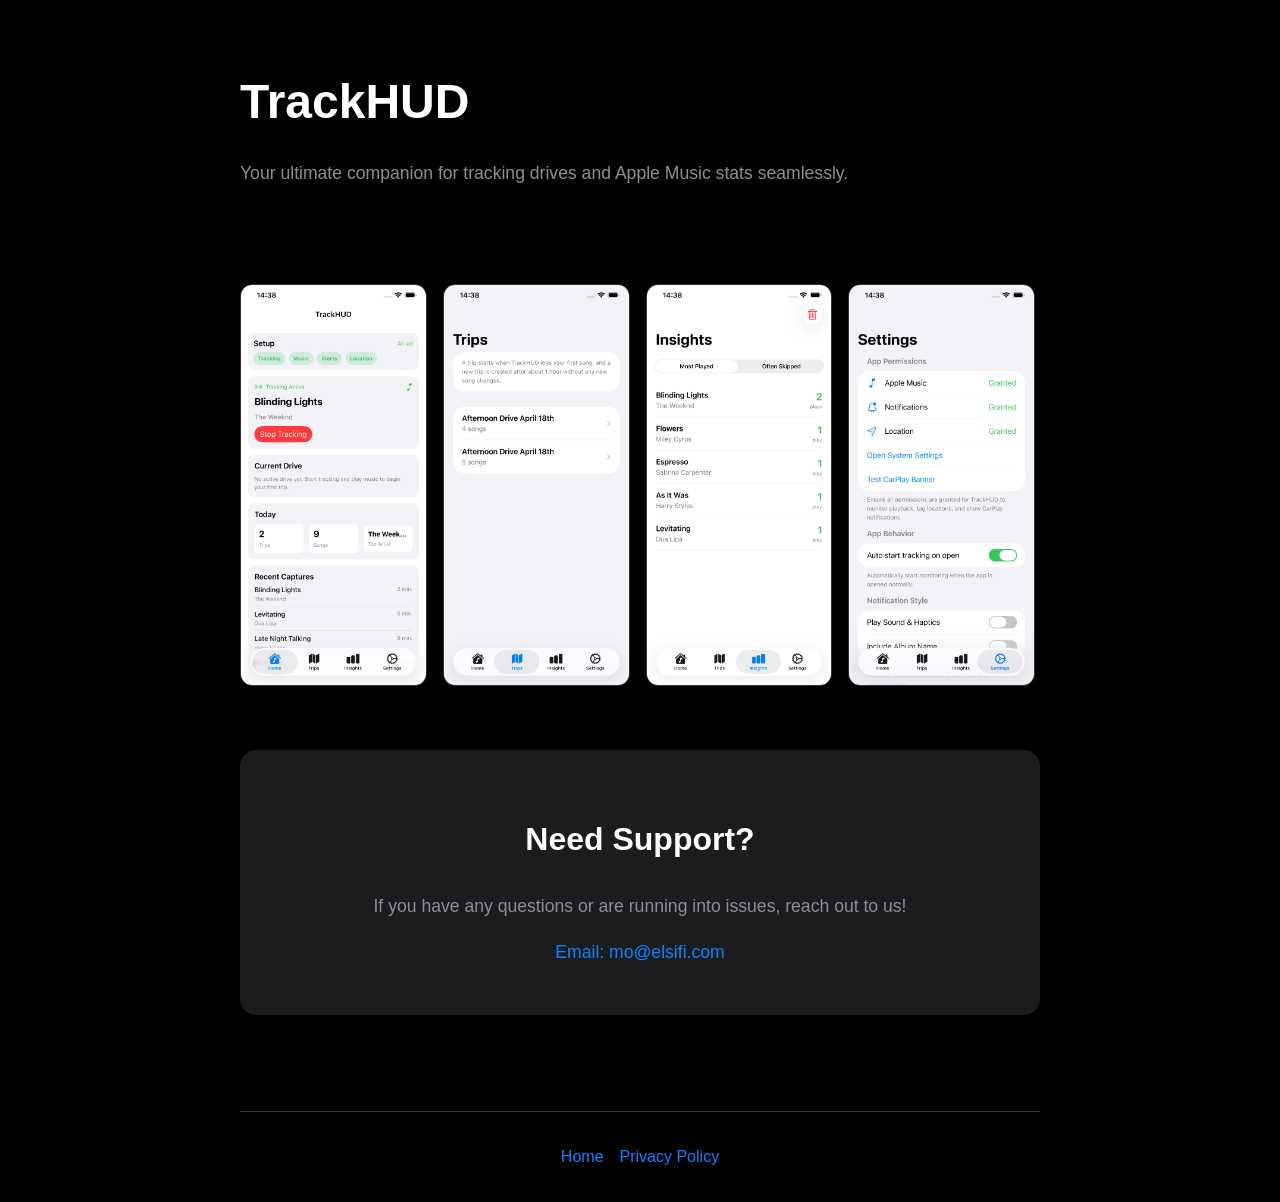
<file: index.html>
<!DOCTYPE html>
<html lang="en">
<head>
    <meta charset="UTF-8">
    <meta name="viewport" content="width=device-width, initial-scale=1.0">
    <title>TrackHUD - Your Driving Music Companion</title>
    <link rel="stylesheet" href="styles.css">
</head>
<body>
    <header>
        <h1>TrackHUD</h1>
        <p>Your ultimate companion for tracking drives and Apple Music stats seamlessly.</p>
    </header>

    <main>
        <section>
            <div class="screenshots">
                <img src="assets/01_home_6p5.png" alt="TrackHUD Home page">
                <img src="assets/02_trips_6p5.png" alt="TrackHUD Trips">
                <img src="assets/03_insights_6p5.png" alt="TrackHUD Insights">
                <img src="assets/04_settings_6p5.png" alt="TrackHUD Settings">
            </div>
        </section>

        <section class="support-section">
            <h2>Need Support?</h2>
            <p>If you have any questions or are running into issues, reach out to us!</p>
            <p id="support-email">Loading contact info...</p>
        </section>
    </main>

    <footer>
        <nav>
            <a href="index.html">Home</a>
            <a href="privacy.html">Privacy Policy</a>
        </nav>
    </footer>

    <script>
        // Obfuscate email to prevent spam bots from easily parsing it
        document.addEventListener("DOMContentLoaded", () => {
            const user = "mo";
            const domain = "elsifi.com";
            const emailContainer = document.getElementById("support-email");
            
            const link = document.createElement("a");
            link.href = `mailto:${user}@${domain}`;
            link.textContent = `Email: ${user}@${domain}`;
            
            emailContainer.innerHTML = "";
            emailContainer.appendChild(link);
        });
    </script>
</body>
</html>
</file>
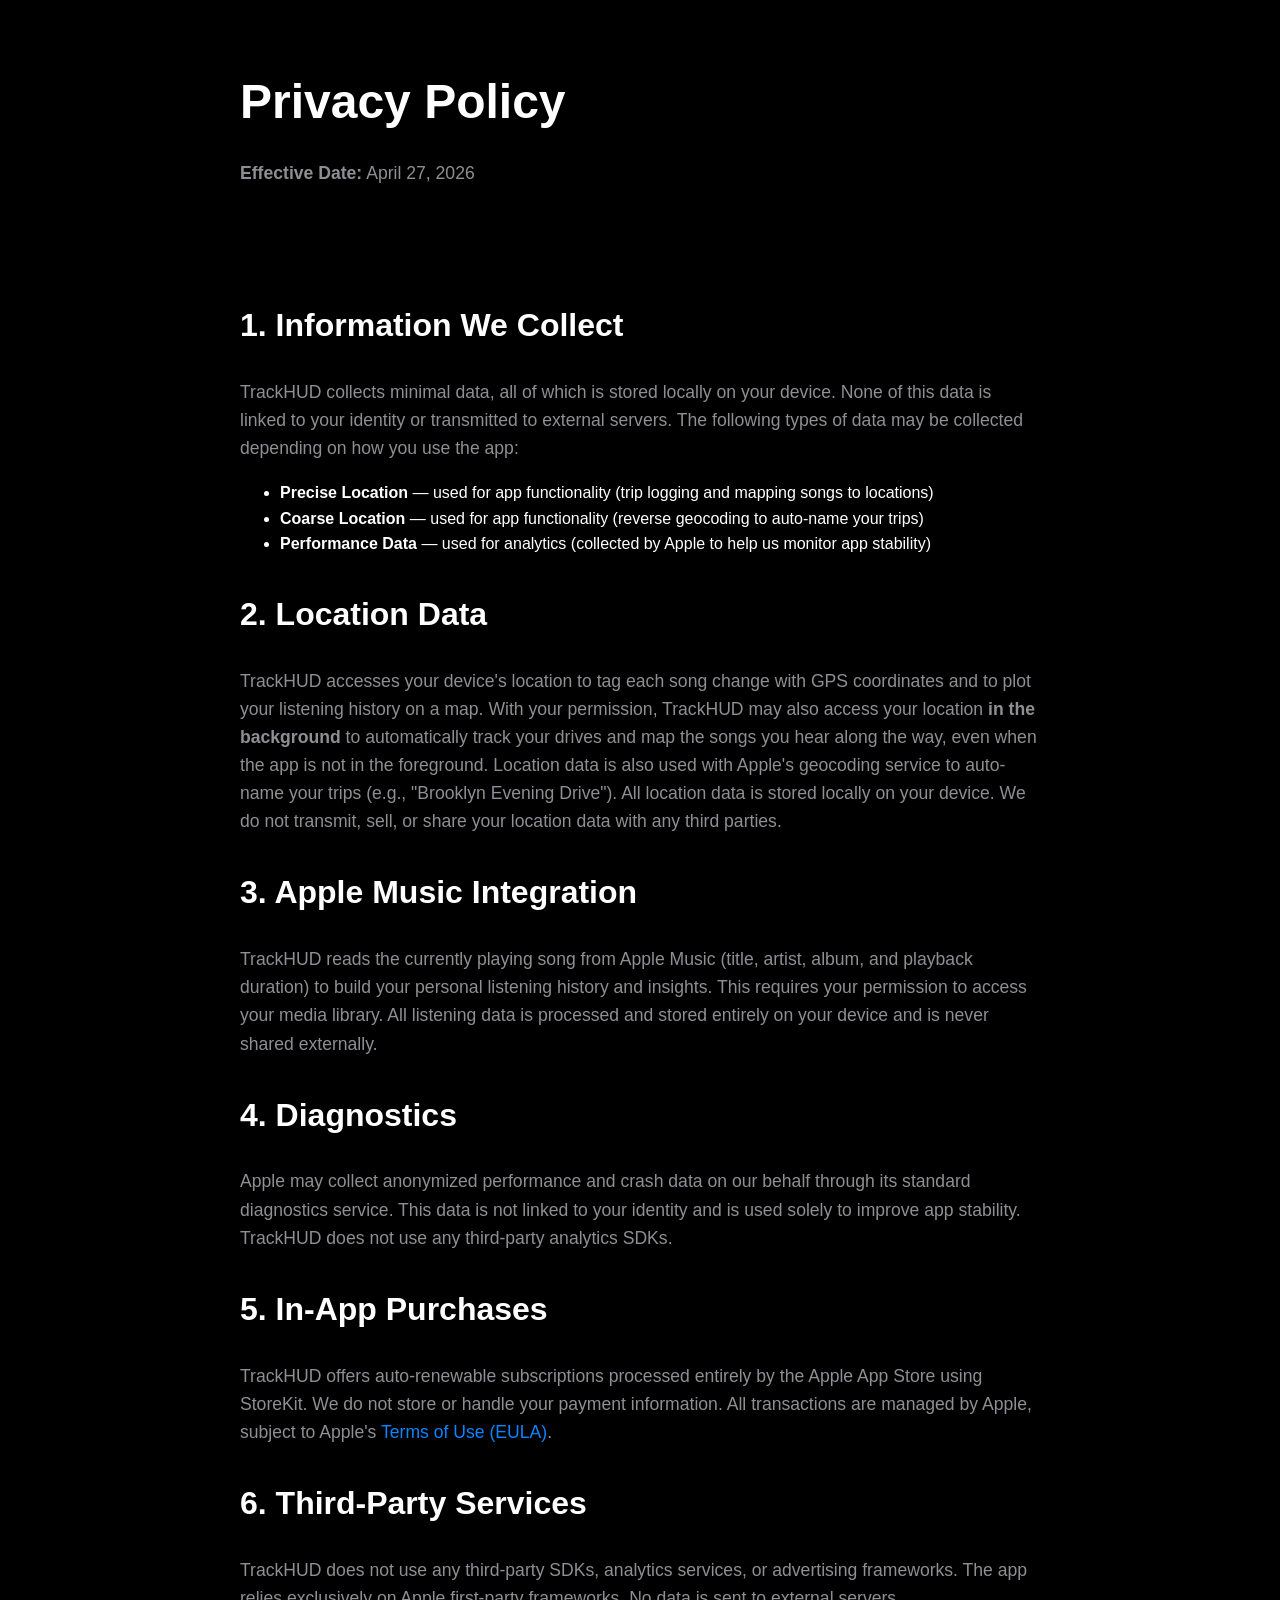
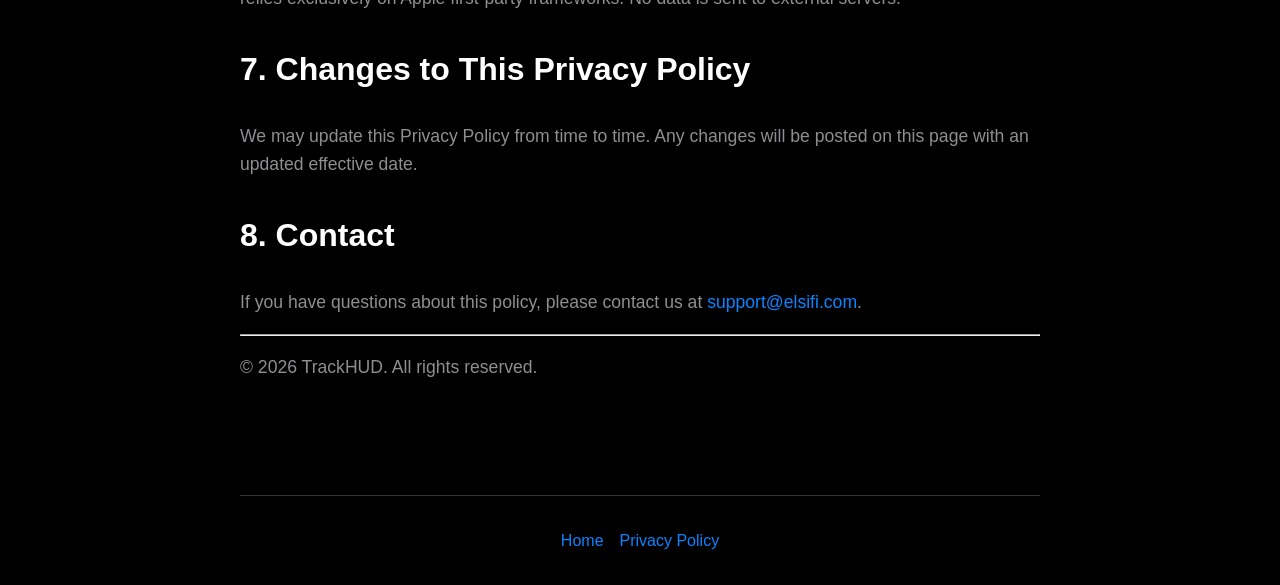
<file: privacy.html>
<!DOCTYPE html>
<html lang="en">
<head>
    <meta charset="UTF-8">
    <meta name="viewport" content="width=device-width, initial-scale=1.0">
    <title>Privacy Policy - TrackHUD</title>
    <link rel="stylesheet" href="styles.css">
</head>
<body>
    <header>
        <h1>Privacy Policy</h1>
        <p><strong>Effective Date:</strong> April 27, 2026</p>
    </header>

    <main>
        <section>
            <h2>1. Information We Collect</h2>
            <p>
                TrackHUD collects minimal data, all of which is stored locally on your device. None of this data is linked to your identity or transmitted to external servers. The following types of data may be collected depending on how you use the app:
            </p>
            <ul>
                <li><strong>Precise Location</strong> — used for app functionality (trip logging and mapping songs to locations)</li>
                <li><strong>Coarse Location</strong> — used for app functionality (reverse geocoding to auto-name your trips)</li>
                <li><strong>Performance Data</strong> — used for analytics (collected by Apple to help us monitor app stability)</li>
            </ul>

            <h2>2. Location Data</h2>
            <p>
                TrackHUD accesses your device's location to tag each song change with GPS coordinates and to plot your listening history on a map. With your permission, TrackHUD may also access your location <strong>in the background</strong> to automatically track your drives and map the songs you hear along the way, even when the app is not in the foreground. Location data is also used with Apple's geocoding service to auto-name your trips (e.g., "Brooklyn Evening Drive"). All location data is stored locally on your device. We do not transmit, sell, or share your location data with any third parties.
            </p>

            <h2>3. Apple Music Integration</h2>
            <p>
                TrackHUD reads the currently playing song from Apple Music (title, artist, album, and playback duration) to build your personal listening history and insights. This requires your permission to access your media library. All listening data is processed and stored entirely on your device and is never shared externally.
            </p>

            <h2>4. Diagnostics</h2>
            <p>
                Apple may collect anonymized performance and crash data on our behalf through its standard diagnostics service. This data is not linked to your identity and is used solely to improve app stability. TrackHUD does not use any third-party analytics SDKs.
            </p>

            <h2>5. In-App Purchases</h2>
            <p>
                TrackHUD offers auto-renewable subscriptions processed entirely by the Apple App Store using StoreKit. We do not store or handle your payment information. All transactions are managed by Apple, subject to Apple's <a href="https://www.apple.com/legal/internet-services/itunes/dev/stdeula/">Terms of Use (EULA)</a>.
            </p>

            <h2>6. Third-Party Services</h2>
            <p>
                TrackHUD does not use any third-party SDKs, analytics services, or advertising frameworks. The app relies exclusively on Apple first-party frameworks. No data is sent to external servers.
            </p>

            <h2>7. Changes to This Privacy Policy</h2>
            <p>
                We may update this Privacy Policy from time to time. Any changes will be posted on this page with an updated effective date.
            </p>

            <h2>8. Contact</h2>
            <p>
                If you have questions about this policy, please contact us at <a href="mailto:support@elsifi.com">support@elsifi.com</a>.
            </p>

            <hr>
            <p>&copy; 2026 TrackHUD. All rights reserved.</p>
        </section>
    </main>

    <footer>
        <nav>
            <a href="index.html">Home</a>
            <a href="privacy.html">Privacy Policy</a>
        </nav>
    </footer>
</body>
</html>
</file>
<file: styles.css>
:root {
    --accent-color: #0A84FF; /* iOS standard dark mode blue */
    --bg-color: #000000;
    --card-bg: #1C1C1E;
    --text-primary: #FFFFFF;
    --text-secondary: #8E8E93;
}

body {
    margin: 0;
    font-family: -apple-system, BlinkMacSystemFont, "Segoe UI", Roboto, Helvetica, Arial, sans-serif;
    background-color: var(--bg-color);
    color: var(--text-primary);
    line-height: 1.6;
}

header, main, footer {
    max-width: 800px;
    margin: 0 auto;
    padding: 2rem;
}

h1 { font-size: 3rem; margin-bottom: 0.5rem; }
h2 { font-size: 2rem; margin-top: 2rem; }
p { color: var(--text-secondary); font-size: 1.1rem; }

a {
    color: var(--accent-color);
    text-decoration: none;
}
a:hover { text-decoration: underline; }

.screenshots {
    display: flex;
    gap: 1rem;
    overflow-x: auto;
    padding: 1rem 0;
}

.screenshots img {
    height: 400px;
    border-radius: 12px;
    border: 1px solid #333;
}

.support-section {
    background-color: var(--card-bg);
    padding: 2rem;
    border-radius: 16px;
    text-align: center;
    margin-top: 3rem;
}

nav {
    display: flex;
    gap: 1rem;
    justify-content: center;
    margin-top: 2rem;
    padding-top: 2rem;
    border-top: 1px solid #333;
}
</file>
